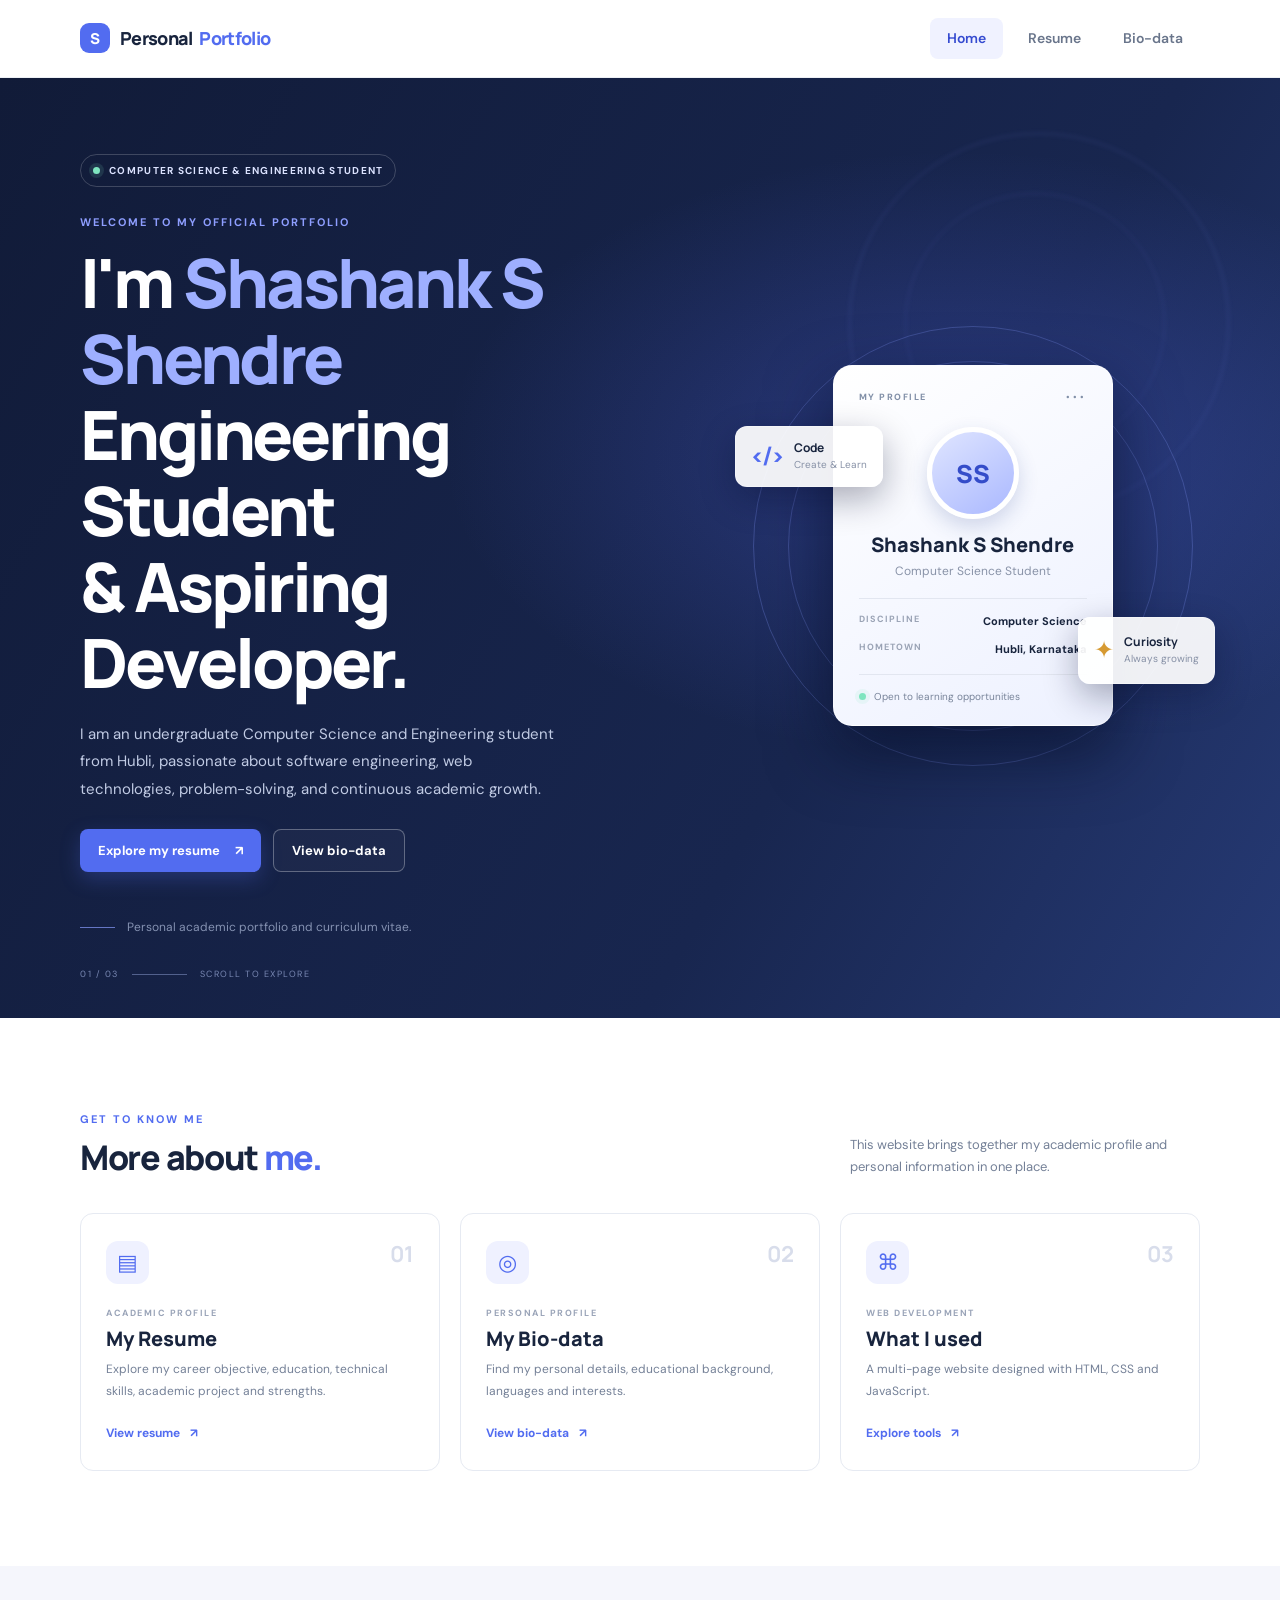
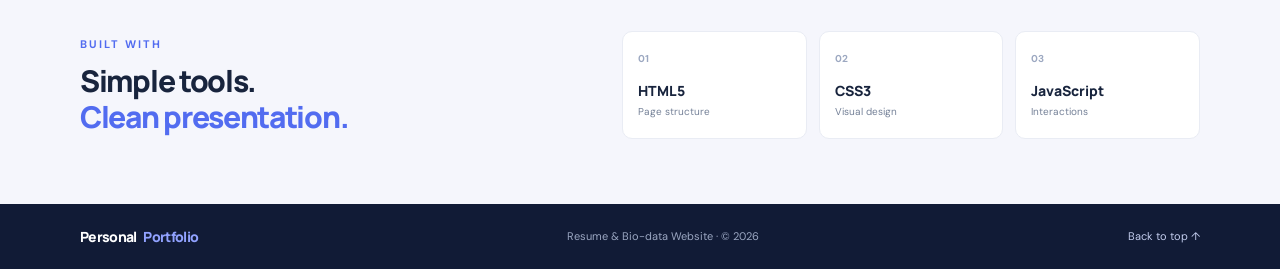
<file: index.html>
<!DOCTYPE html>
<html lang="en">
<head>
  <meta charset="UTF-8">
  <meta name="viewport" content="width=device-width, initial-scale=1.0">
  <meta name="description" content="Personal portfolio, resume and bio-data website of Shashank S Shendre">
  <title>Shashank S Shendre | Portfolio</title>
  <link rel="stylesheet" href="./style.css">
  <style>
@import url('https://fonts.googleapis.com/css2?family=DM+Sans:wght@400;500;600;700&family=Manrope:wght@400;500;600;700;800&display=swap');
:root{--ink:#18243d;--muted:#748097;--blue:#526cf0;--blue-dark:#354bd0;--pale:#f4f6ff;--line:#e6eaf2;--white:#fff;--mint:#c7f3e7}
*{box-sizing:border-box}
html{scroll-behavior:smooth}
body{margin:0;color:var(--ink);font-family:'DM Sans',Arial,sans-serif;font-size:15px;line-height:1.7;background:#fff}
a{color:inherit;text-decoration:none}
.container{width:min(1120px,90%);margin:0 auto}
.header{height:78px;background:#fff;border-bottom:1px solid #edf0f5;display:flex;align-items:center;position:sticky;top:0;z-index:20}
.nav-container{display:flex;align-items:center;justify-content:space-between}
.brand{font:800 18px 'Manrope',sans-serif;letter-spacing:-.7px;display:flex;align-items:center;gap:7px}
.brand-mark{width:30px;height:30px;border-radius:9px;background:var(--blue);color:white;display:grid;place-items:center;font-size:15px;margin-right:3px}
.brand-accent{color:var(--blue)}
.nav-links{display:flex;align-items:center;gap:8px}
.nav-links a{padding:9px 17px;border-radius:8px;color:#69758b;font-weight:600;font-size:14px;transition:.2s}
.nav-links a:hover,.nav-links a.current{background:#f0f2ff;color:var(--blue-dark)}
.nav-toggle{display:none;border:0;background:none;font-size:25px;color:var(--ink);cursor:pointer}
.hero{position:relative;overflow:hidden;background:#111c3b;color:#fff;min-height:620px;padding:76px 0 35px}
.hero:before{content:"";position:absolute;inset:0;background:radial-gradient(ellipse at 75% 40%,rgba(85,105,240,.32),transparent 38%),linear-gradient(120deg,#111b38,#18264f 65%,#263a75)}
.hero-glow{position:absolute;border-radius:50%;filter:blur(2px);pointer-events:none}
.glow-one{width:380px;height:380px;border:1px solid #7183e944;right:4%;top:55px}
.glow-two{width:260px;height:260px;border:1px solid #7183e933;right:9%;top:115px}
.hero-layout{position:relative;z-index:1;display:grid;grid-template-columns:1.15fr .85fr;align-items:center;gap:50px;min-height:470px}
.pill{display:inline-flex;align-items:center;gap:9px;padding:7px 12px;border:1px solid #ffffff30;border-radius:30px;color:#dce3ff;font-size:10px;font-weight:700;letter-spacing:1.3px}
.status-dot{width:7px;height:7px;border-radius:50%;background:#7ee5bf;display:inline-block;box-shadow:0 0 0 4px #7ee5bf20}
.hero-kicker,.eyebrow{font-size:11px;font-weight:700;letter-spacing:2px;color:#8e9eff;margin:26px 0 12px}
.hero h1{font:800 clamp(43px,5.5vw,68px)/1.12 'Manrope',sans-serif;letter-spacing:-3px;margin:0;color:#fff}
.hero h1 span{color:#9eafff}
.hero-description{max-width:490px;color:#c1cbe4;font-size:15px;line-height:1.85;margin:20px 0 25px}
.hero-buttons{display:flex;gap:12px;flex-wrap:wrap}
.button{display:inline-flex;align-items:center;justify-content:center;gap:15px;border:0;border-radius:8px;padding:12px 18px;font:700 13px 'DM Sans',sans-serif;cursor:pointer;transition:.2s}
.button-primary{background:var(--blue);color:white;box-shadow:0 7px 20px #526cf044}
.button-primary:hover{background:#647cff;transform:translateY(-2px)}
.button-ghost{border:1px solid #ffffff4d;color:#fff;background:#ffffff08}
.button-ghost:hover{background:#ffffff18}
.hero-note{display:flex;align-items:center;gap:12px;color:#8592b2;font-size:12px;margin-top:45px}
.note-line{height:1px;width:35px;background:#6576c4}
.hero-art{position:relative;min-height:420px;display:grid;place-items:center}
.profile-panel{position:relative;z-index:2;width:280px;padding:24px 25px 20px;background:linear-gradient(145deg,#ffffff,#edf1ff);border:1px solid #ffffffa8;border-radius:19px;color:var(--ink);box-shadow:0 25px 65px #050c25a8}
.profile-top{display:flex;justify-content:space-between;color:#8290a8;font-size:9px;font-weight:800;letter-spacing:1.5px}
.three-dots{letter-spacing:3px}
.profile-avatar{width:92px;height:92px;border-radius:50%;margin:22px auto 12px;display:grid;place-items:center;background:linear-gradient(145deg,#dfe5ff,#aab8ff);border:5px solid white;box-shadow:0 8px 20px #263e8830;color:#344cc9;font:800 25px 'Manrope',sans-serif}
.profile-panel h2{text-align:center;margin:0;font:800 20px 'Manrope',sans-serif}
.profile-panel>p{text-align:center;color:#8993a8;margin:3px 0 16px;font-size:12px}
.profile-divider{height:1px;background:#e2e6f0;margin-bottom:13px}
.profile-stat{display:flex;justify-content:space-between;gap:10px;margin:10px 0;font-size:11px}
.profile-stat span{color:#9aa3b5;font-size:9px;letter-spacing:1px;font-weight:700}
.profile-stat strong{font-weight:700}
.profile-footer{border-top:1px solid #e2e6f0;padding-top:13px;margin-top:15px;font-size:10px;color:#78849a;display:flex;align-items:center;gap:8px}
.float-card{position:absolute;z-index:3;display:flex;align-items:center;gap:10px;padding:12px 15px;border:1px solid #ffffff50;border-radius:12px;background:#ffffffed;color:var(--ink);box-shadow:0 12px 35px #060d2a55}
.float-card strong,.float-card small{display:block}
.float-card strong{font:700 12px 'Manrope',sans-serif}
.float-card small{font-size:10px;color:#8791a6}
.code-symbol{font-weight:800;color:var(--blue);font-size:21px}
.float-code{left:-10px;top:90px}.float-star{right:-15px;bottom:72px}.float-star>span{font-size:24px;color:#d69a32}
.art-orbit{position:absolute;border:1px solid #7d91f04a;border-radius:50%}
.orbit-a{width:370px;height:370px}.orbit-b{width:440px;height:440px}
.hero-bottom{position:relative;z-index:1;display:flex;align-items:center;gap:13px;color:#7887b2;font-size:9px;letter-spacing:1.5px;margin-top:30px}
.hero-bottom-line{height:1px;background:#52618d;width:55px}
.section{padding-top:92px;padding-bottom:95px}
.section-heading{display:flex;justify-content:space-between;align-items:end;margin-bottom:35px}
.section-heading .eyebrow,.technology-section .eyebrow{margin:0 0 9px;color:var(--blue)}
.section-heading h2,.technology-section h2{font:800 34px/1.2 'Manrope',sans-serif;letter-spacing:-1.3px;margin:0}
.section-heading h2 span,.technology-section h2 span{color:var(--blue)}
.section-intro{max-width:350px;color:var(--muted);margin:0;font-size:13px}
.cards-grid{display:grid;grid-template-columns:repeat(3,1fr);gap:20px}
.info-card{position:relative;overflow:hidden;border:1px solid var(--line);border-radius:13px;padding:27px 25px 25px;min-height:255px;background:#fff;transition:.25s}
.info-card:hover{transform:translateY(-5px);box-shadow:0 17px 38px #17244a12;border-color:#d4dcff}
.card-icon{width:43px;height:43px;border-radius:12px;background:#eff1ff;color:var(--blue);display:grid;place-items:center;font-size:22px}
.card-number{position:absolute;right:25px;top:25px;color:#d8ddeb;font:700 22px 'Manrope',sans-serif}
.card-label{font-size:9px;letter-spacing:1.5px;color:#9aa4b8;font-weight:700;margin:22px 0 4px}
.info-card h3{font:800 20px 'Manrope',sans-serif;margin:0 0 7px}
.info-card>p:not(.card-label){color:var(--muted);font-size:12px;line-height:1.8;margin:0 0 17px}
.arrow-link{font-size:12px;color:var(--blue);font-weight:700}
.arrow-link span{margin-left:7px}
.technology-section{background:#f5f6fc;padding:65px 0}
.tech-layout{display:grid;grid-template-columns:1fr 1.2fr;gap:60px;align-items:center}
.technology-section h2{font-size:30px}
.tech-list{display:grid;grid-template-columns:repeat(3,1fr);gap:12px}
.tech-list>div{background:#fff;border:1px solid #e9ecf4;border-radius:10px;padding:18px 15px}
.tech-list b,.tech-list span,.tech-list small{display:block}
.tech-list b{font-size:10px;color:#9ca8c1;margin-bottom:14px}
.tech-list span{font:800 14px 'Manrope',sans-serif}
.tech-list small{font-size:10px;color:var(--muted);margin-top:3px}
.footer{background:#111b36;color:#9ba7c2;padding:23px 0}
.footer-inner{display:flex;align-items:center;justify-content:space-between;gap:15px}
.footer-brand{color:#fff;font-size:14px}.footer-brand .brand-accent{color:#91a2ff}.footer-brand .brand-mark{display:none}
.footer p{font-size:11px;margin:0}
.back-top{font-size:11px;color:#c2cced}
.page-banner{background:linear-gradient(115deg,#121d3b,#24386f);padding:65px 0 60px;color:#fff}
.page-banner .eyebrow{margin:0 0 12px}
.page-banner h1{font:800 clamp(40px,5vw,56px)/1.1 'Manrope',sans-serif;letter-spacing:-2px;margin:0}
.page-banner h1 span{color:#9eafff}
.page-banner>div>p:not(.eyebrow){color:#c1cbe4;margin:10px 0 20px}
.print-button{padding:10px 16px;font-size:12px}
.document-wrap{padding-top:55px;padding-bottom:80px}
.resume-document{max-width:950px;margin:auto;border:1px solid var(--line);box-shadow:0 15px 50px #17244a0b;padding:45px 50px;background:#fff}
.resume-heading{display:flex;align-items:center;justify-content:space-between;border-bottom:2px solid var(--ink);padding-bottom:22px}
.resume-heading .eyebrow{margin:0 0 5px;color:var(--blue)}
.resume-heading h2{font:800 32px 'Manrope',sans-serif;margin:0;letter-spacing:-1px}
.resume-role{color:var(--muted);margin:3px 0 0;font-size:13px}
.resume-monogram{width:68px;height:68px;border-radius:16px;background:#eef0ff;color:var(--blue);display:grid;place-items:center;font:800 22px 'Manrope',sans-serif}
.contact-strip{display:flex;gap:20px;flex-wrap:wrap;padding:13px 0;border-bottom:1px solid var(--line);font-size:11px;color:#64718a}
.resume-columns{display:grid;grid-template-columns:1.65fr .8fr;gap:35px;padding-top:14px}
.doc-section{padding:16px 0;border-bottom:1px solid var(--line)}
.doc-section h3{font:800 14px 'Manrope',sans-serif;margin:0 0 12px;display:flex;align-items:center;gap:10px}
.doc-section h3 span{font-size:10px;color:var(--blue);background:#eef0ff;padding:5px 7px;border-radius:5px}
.doc-section p{font-size:12px;color:#66728a;margin:5px 0;line-height:1.8}
.doc-section h4{font:700 12px 'Manrope',sans-serif;margin:0}
.timeline-item{position:relative;padding:0 0 16px 20px;border-left:1px solid #dce2f3;margin-left:5px}
.timeline-item:last-child{padding-bottom:0}
.timeline-dot{position:absolute;left:-5px;top:4px;width:9px;height:9px;background:var(--blue);border:2px solid white;border-radius:50%;box-shadow:0 0 0 1px var(--blue)}
.timeline-item h4{font-size:12px}
.timeline-item .institution{margin:1px 0;color:#65718a}
.timeline-item .date-line{font-size:10px;color:#929cb0;margin:0}
.timeline-item .date-line b{color:var(--blue);padding:0 4px}
.strength-list{display:flex;gap:7px;flex-wrap:wrap}
.strength-list span,.interest-tags span{font-size:10px;background:#f0f2ff;color:#4b5ed0;border-radius:5px;padding:6px 9px}
.resume-side{background:#f7f8fc;border-radius:9px;padding:20px 18px;height:max-content}
.side-section{padding-bottom:20px;margin-bottom:18px;border-bottom:1px solid #e5e9f1}
.side-section:last-child{border:0;margin:0;padding:0}
.side-section h3,.bio-block h3{font:800 13px 'Manrope',sans-serif;margin:0 0 15px}
.skill-name{font-size:10px;font-weight:600;margin:12px 0 5px}
.skill-track{height:5px;border-radius:5px;background:#e3e7f2;overflow:hidden}
.skill-track i{height:100%;display:block;background:var(--blue);border-radius:5px}
.skill-note{display:block;font-size:9px;color:#929cb0;margin-top:12px}
.side-section ul{padding-left:16px;margin:0;color:#65718a;font-size:11px;line-height:2}
.side-section>p:not(.skill-name){font-size:11px;color:#65718a}
.resume-declaration{display:flex;justify-content:space-between;gap:20px;align-items:end;border-top:1px solid var(--line);padding-top:20px;margin-top:20px}
.resume-declaration h3{font:800 13px 'Manrope',sans-serif;margin:0 0 5px}
.resume-declaration p{font-size:11px;color:#69758b;margin:0}
.sign-name{font:700 13px 'Manrope',sans-serif;text-align:center;min-width:115px}
.sign-name small{display:block;font:400 9px 'DM Sans',sans-serif;color:#929cb0}
.bio-layout{display:grid;grid-template-columns:285px 1fr;gap:35px;padding-top:55px;padding-bottom:80px;align-items:start}
.bio-sidebar{background:#172344;color:#fff;border-radius:13px;padding:30px 25px;box-shadow:0 15px 35px #17244a18}
.bio-avatar{width:100px;height:100px;border-radius:50%;margin:0 auto 15px;display:grid;place-items:center;background:linear-gradient(145deg,#aebaff,#e4e8ff);border:5px solid #ffffff28;color:#354bd0;font:800 26px 'Manrope',sans-serif}
.bio-sidebar h2{text-align:center;font:800 20px 'Manrope',sans-serif;margin:0}
.bio-role{text-align:center;color:#aab7db;font-size:11px;margin:3px 0 22px}
.bio-side-line{height:1px;background:#ffffff24;margin:20px 0}
.side-caption{font-size:9px;letter-spacing:1.5px;color:#91a4e8;font-weight:700;margin:0 0 14px}
.contact-item{font-size:11px;color:#d9e0f6;margin:12px 0;overflow-wrap:anywhere}
.contact-item b{display:block;font-size:8px;letter-spacing:1.3px;color:#8595c2;margin-bottom:3px}
.interest-tags{display:flex;gap:6px;flex-wrap:wrap}
.interest-tags span{background:#ffffff12;color:#dce4ff;border:1px solid #ffffff18}
.bio-details{border:1px solid var(--line);border-radius:13px;padding:30px 35px}
.bio-block{padding:0 0 25px;margin-bottom:25px;border-bottom:1px solid var(--line)}
.bio-block:last-child{border:0;margin:0;padding:0}
.bio-block .eyebrow{margin:0 0 7px;color:var(--blue)}
.bio-block>h2{font:800 25px 'Manrope',sans-serif;margin:0 0 10px}
.bio-block>h2 span{color:var(--blue)}
.bio-intro,.bio-block>p:not(.eyebrow){font-size:12px;color:#6d7890;line-height:1.9;margin:0}
.bio-grid{display:grid;grid-template-columns:1fr 1fr;gap:0 25px}
.bio-field{padding:13px 0;border-bottom:1px solid #edf0f5;display:flex;flex-direction:column;gap:4px}
.bio-field small{font-size:8px;letter-spacing:1.2px;color:#98a2b5;font-weight:700}
.bio-field strong{font-size:12px;font-weight:600;overflow-wrap:anywhere}
.bio-field.wide{grid-column:1/-1}
.education-highlight{display:flex;align-items:center;gap:13px;background:#f5f6ff;border-radius:9px;padding:14px}
.education-icon{width:37px;height:37px;border-radius:9px;background:#e4e8ff;color:var(--blue);display:grid;place-items:center;font-size:18px}
.education-highlight strong{font:700 12px 'Manrope',sans-serif}
.education-highlight p,.education-note{font-size:10px;color:#7c879d;margin:3px 0 0}
.education-note{margin-top:10px;font-size:11px}
.bio-signature{display:flex;justify-content:space-between;align-items:end;margin-top:20px;font-size:10px;color:#79849a}
.bio-signature strong{text-align:center;color:var(--ink);font:700 12px 'Manrope',sans-serif}
.bio-signature small{display:block;color:#9aa4b6;font:400 9px 'DM Sans',sans-serif}
@media(max-width:800px){
 .hero-layout{grid-template-columns:1fr;gap:15px}.hero{padding-top:55px}.hero-art{min-height:390px}.hero-note{margin-top:28px}
 .section-heading{display:block}.section-intro{margin-top:12px}.cards-grid{grid-template-columns:1fr 1fr}
 .tech-layout{grid-template-columns:1fr;gap:25px}.bio-layout{grid-template-columns:1fr}.bio-sidebar{max-width:none}
}
@media(max-width:600px){
 .header{height:68px}.nav-toggle{display:block}.nav-links{display:none;position:absolute;top:68px;left:0;right:0;background:white;padding:12px 5%;border-bottom:1px solid var(--line);box-shadow:0 10px 20px #17244a0d;flex-direction:column;align-items:stretch}
 .nav-links.open{display:flex}.nav-links a{padding:12px}
 .hero{padding-top:45px;min-height:auto}.hero h1{font-size:44px;letter-spacing:-2px}.hero-layout{min-height:0}.hero-art{min-height:350px}.profile-panel{width:250px}.orbit-a{width:310px;height:310px}.orbit-b{width:360px;height:360px}.float-code{left:0;top:50px}.float-star{right:0;bottom:45px}
 .hero-bottom{margin-top:20px}.section{padding-top:65px;padding-bottom:65px}.section-heading h2,.technology-section h2{font-size:29px}
 .cards-grid{grid-template-columns:1fr}.tech-list{grid-template-columns:1fr}.tech-list>div{display:grid;grid-template-columns:35px 1fr;align-items:center}.tech-list b{grid-row:span 2;margin:0}.tech-list small{margin:0}
 .footer-inner{flex-direction:column;align-items:flex-start}.page-banner{padding:48px 0}.document-wrap{padding-top:30px}.resume-document{padding:25px 18px}.resume-columns{grid-template-columns:1fr;gap:15px}.contact-strip{gap:8px 15px}.resume-declaration{align-items:start;flex-direction:column}.bio-layout{padding-top:30px}.bio-details{padding:23px 18px}.bio-grid{grid-template-columns:1fr}.bio-field.wide{grid-column:auto}
}
@media print{
 .header,.footer,.print-button,.nav-toggle{display:none!important}
 body{background:white;color:#111}.page-banner{background:white;color:#111;padding:0 0 20px}.page-banner h1{color:#111;font-size:28px}.page-banner h1 span{color:#333}.page-banner>div>p:not(.eyebrow){color:#555}
 .document-wrap,.bio-layout{padding:0;width:100%}.resume-document,.bio-details{box-shadow:none;border:0;padding:0}.resume-side,.bio-sidebar{print-color-adjust:exact;-webkit-print-color-adjust:exact}
 .bio-layout{grid-template-columns:230px 1fr;gap:18px}.bio-sidebar{print-color-adjust:exact;-webkit-print-color-adjust:exact}
}
  </style>
</head>
<body>
<header class="header">
  <div class="container nav-container">
    <a class="brand" href="index.html"><span class="brand-mark">S</span> Personal<span class="brand-accent">Portfolio</span></a>
    <button class="nav-toggle" id="navToggle" aria-label="Open navigation" aria-expanded="false">☰</button>
    <nav class="nav-links" id="navLinks">
      <a class="current" href="index.html">Home</a>
      <a href="resume.html">Resume</a>
      <a href="biodata.html">Bio-data</a>
    </nav>
  </div>
</header>

<main>
  <section class="hero">
    <div class="hero-glow glow-one"></div><div class="hero-glow glow-two"></div>
    <div class="container hero-layout">
      <div class="hero-copy">
        <div class="pill"><span class="status-dot"></span> COMPUTER SCIENCE &amp; ENGINEERING STUDENT</div>
        <p class="hero-kicker">WELCOME TO MY OFFICIAL PORTFOLIO</p>
        <h1>I'm <span>Shashank S Shendre</span><br>Engineering Student<br>&amp; Aspiring Developer.</h1>
        <p class="hero-description">I am an undergraduate Computer Science and Engineering student from Hubli, passionate about software engineering, web technologies, problem-solving, and continuous academic growth.</p>
        <div class="hero-buttons">
          <a class="button button-primary" href="resume.html">Explore my resume <span>↗</span></a>
          <a class="button button-ghost" href="biodata.html">View bio-data</a>
        </div>
        <div class="hero-note"><span class="note-line"></span> Personal academic portfolio and curriculum vitae.</div>
      </div>
      <div class="hero-art">
        <div class="art-orbit orbit-a"></div><div class="art-orbit orbit-b"></div>
        <div class="profile-panel">
          <div class="profile-top"><span>MY PROFILE</span><span class="three-dots">•••</span></div>
          <div class="profile-avatar">SS</div>
          <h2>Shashank S Shendre</h2>
          <p>Computer Science Student</p>
          <div class="profile-divider"></div>
          <div class="profile-stat"><span>DISCIPLINE</span><strong>Computer Science</strong></div>
          <div class="profile-stat"><span>HOMETOWN</span><strong>Hubli, Karnataka</strong></div>
          <div class="profile-footer"><span class="status-dot"></span> Open to learning opportunities</div>
        </div>
        <div class="float-card float-code"><span class="code-symbol">&lt;/&gt;</span><div><strong>Code</strong><small>Create &amp; Learn</small></div></div>
        <div class="float-card float-star"><span>✦</span><div><strong>Curiosity</strong><small>Always growing</small></div></div>
      </div>
    </div>
    <div class="hero-bottom container"><span>01 / 03</span><span class="hero-bottom-line"></span><span>SCROLL TO EXPLORE</span></div>
  </section>

  <section class="section container">
    <div class="section-heading">
      <div><p class="eyebrow">GET TO KNOW ME</p><h2>More about <span>me.</span></h2></div>
      <p class="section-intro">This website brings together my academic profile and personal information in one place.</p>
    </div>
    <div class="cards-grid">
      <article class="info-card resume-card">
        <div class="card-icon">▤</div><span class="card-number">01</span>
        <p class="card-label">ACADEMIC PROFILE</p><h3>My Resume</h3>
        <p>Explore my career objective, education, technical skills, academic project and strengths.</p>
        <a class="arrow-link" href="resume.html">View resume <span>↗</span></a>
      </article>
      <article class="info-card bio-card">
        <div class="card-icon">◎</div><span class="card-number">02</span>
        <p class="card-label">PERSONAL PROFILE</p><h3>My Bio-data</h3>
        <p>Find my personal details, educational background, languages and interests.</p>
        <a class="arrow-link" href="biodata.html">View bio-data <span>↗</span></a>
      </article>
      <article class="info-card tech-card">
        <div class="card-icon">⌘</div><span class="card-number">03</span>
        <p class="card-label">WEB DEVELOPMENT</p><h3>What I used</h3>
        <p>A multi-page website designed with HTML, CSS and JavaScript.</p>
        <a class="arrow-link" href="#technologies">Explore tools <span>↗</span></a>
      </article>
    </div>
  </section>

  <section class="technology-section" id="technologies">
    <div class="container tech-layout">
      <div><p class="eyebrow">BUILT WITH</p><h2>Simple tools.<br><span>Clean presentation.</span></h2></div>
      <div class="tech-list"><div><b>01</b><span>HTML5</span><small>Page structure</small></div><div><b>02</b><span>CSS3</span><small>Visual design</small></div><div><b>03</b><span>JavaScript</span><small>Interactions</small></div></div>
    </div>
  </section>
</main>

<footer class="footer"><div class="container footer-inner"><a class="brand footer-brand" href="index.html">Personal<span class="brand-accent">Portfolio</span></a><p>Resume &amp; Bio-data Website · © <span id="year"></span></p><a href="#top" class="back-top">Back to top ↑</a></div></footer>
<script src="./script.js"></script>
</body>
</html>
</file>
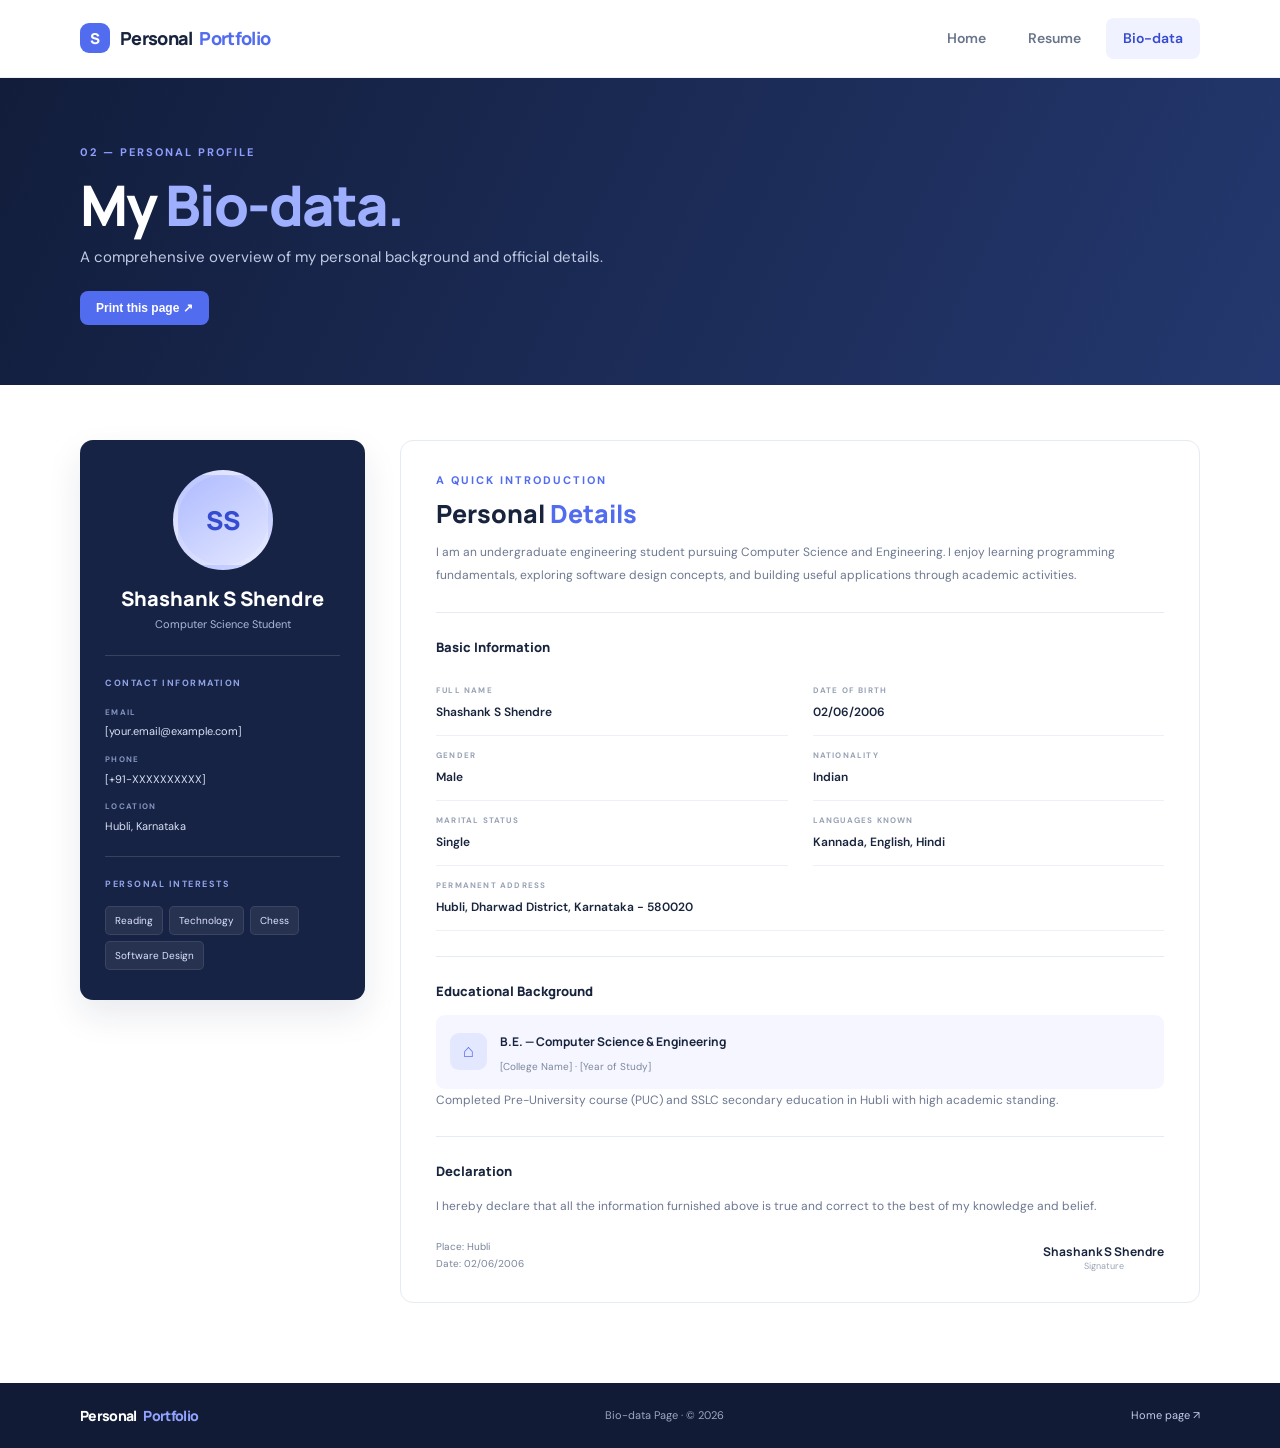
<file: biodata.html>
<!DOCTYPE html>
<html lang="en">
<head>
  <meta charset="UTF-8">
  <meta name="viewport" content="width=device-width, initial-scale=1.0">
  <title>Shashank S Shendre | Bio-data</title>
  <link rel="stylesheet" href="./style.css">
  <style>
@import url('https://fonts.googleapis.com/css2?family=DM+Sans:wght@400;500;600;700&family=Manrope:wght@400;500;600;700;800&display=swap');
:root{--ink:#18243d;--muted:#748097;--blue:#526cf0;--blue-dark:#354bd0;--pale:#f4f6ff;--line:#e6eaf2;--white:#fff;--mint:#c7f3e7}
*{box-sizing:border-box}
html{scroll-behavior:smooth}
body{margin:0;color:var(--ink);font-family:'DM Sans',Arial,sans-serif;font-size:15px;line-height:1.7;background:#fff}
a{color:inherit;text-decoration:none}
.container{width:min(1120px,90%);margin:0 auto}
.header{height:78px;background:#fff;border-bottom:1px solid #edf0f5;display:flex;align-items:center;position:sticky;top:0;z-index:20}
.nav-container{display:flex;align-items:center;justify-content:space-between}
.brand{font:800 18px 'Manrope',sans-serif;letter-spacing:-.7px;display:flex;align-items:center;gap:7px}
.brand-mark{width:30px;height:30px;border-radius:9px;background:var(--blue);color:white;display:grid;place-items:center;font-size:15px;margin-right:3px}
.brand-accent{color:var(--blue)}
.nav-links{display:flex;align-items:center;gap:8px}
.nav-links a{padding:9px 17px;border-radius:8px;color:#69758b;font-weight:600;font-size:14px;transition:.2s}
.nav-links a:hover,.nav-links a.current{background:#f0f2ff;color:var(--blue-dark)}
.nav-toggle{display:none;border:0;background:none;font-size:25px;color:var(--ink);cursor:pointer}
.page-banner{background:linear-gradient(115deg,#121d3b,#24386f);padding:65px 0 60px;color:#fff}
.page-banner .eyebrow{margin:0 0 12px;font-size:11px;font-weight:700;letter-spacing:2px;color:#8e9eff}
.page-banner h1{font:800 clamp(40px,5vw,56px)/1.1 'Manrope',sans-serif;letter-spacing:-2px;margin:0}
.page-banner h1 span{color:#9eafff}
.page-banner>div>p:not(.eyebrow){color:#c1cbe4;margin:10px 0 20px}
.print-button{padding:10px 16px;font-size:12px;background:var(--blue);color:white;border:0;border-radius:8px;font-weight:700;cursor:pointer}
.print-button:hover{background:#647cff}
.bio-layout{display:grid;grid-template-columns:285px 1fr;gap:35px;padding-top:55px;padding-bottom:80px;align-items:start}
.bio-sidebar{background:#172344;color:#fff;border-radius:13px;padding:30px 25px;box-shadow:0 15px 35px #17244a18}
.bio-avatar{width:100px;height:100px;border-radius:50%;margin:0 auto 15px;display:grid;place-items:center;background:linear-gradient(145deg,#aebaff,#e4e8ff);border:5px solid #ffffff28;color:#354bd0;font:800 26px 'Manrope',sans-serif}
.bio-sidebar h2{text-align:center;font:800 20px 'Manrope',sans-serif;margin:0}
.bio-role{text-align:center;color:#aab7db;font-size:11px;margin:3px 0 22px}
.bio-side-line{height:1px;background:#ffffff24;margin:20px 0}
.side-caption{font-size:9px;letter-spacing:1.5px;color:#91a4e8;font-weight:700;margin:0 0 14px}
.contact-item{font-size:11px;color:#d9e0f6;margin:12px 0;overflow-wrap:anywhere}
.contact-item b{display:block;font-size:8px;letter-spacing:1.3px;color:#8595c2;margin-bottom:3px}
.interest-tags{display:flex;gap:6px;flex-wrap:wrap}
.interest-tags span{background:#ffffff12;color:#dce4ff;border:1px solid #ffffff18;border-radius:5px;padding:5px 9px;font-size:10px}
.bio-details{border:1px solid var(--line);border-radius:13px;padding:30px 35px}
.bio-block{padding:0 0 25px;margin-bottom:25px;border-bottom:1px solid var(--line)}
.bio-block:last-child{border:0;margin:0;padding:0}
.bio-block .eyebrow{margin:0 0 7px;color:var(--blue);font-size:11px;font-weight:700;letter-spacing:2px}
.bio-block>h2{font:800 25px 'Manrope',sans-serif;margin:0 0 10px}
.bio-block>h2 span{color:var(--blue)}
.bio-intro,.bio-block>p:not(.eyebrow){font-size:12px;color:#6d7890;line-height:1.9;margin:0}
.bio-grid{display:grid;grid-template-columns:1fr 1fr;gap:0 25px}
.bio-field{padding:13px 0;border-bottom:1px solid #edf0f5;display:flex;flex-direction:column;gap:4px}
.bio-field small{font-size:8px;letter-spacing:1.2px;color:#98a2b5;font-weight:700}
.bio-field strong{font-size:12px;font-weight:600;overflow-wrap:anywhere}
.bio-field.wide{grid-column:1/-1}
.education-highlight{display:flex;align-items:center;gap:13px;background:#f5f6ff;border-radius:9px;padding:14px}
.education-icon{width:37px;height:37px;border-radius:9px;background:#e4e8ff;color:var(--blue);display:grid;place-items:center;font-size:18px}
.education-highlight strong{font:700 12px 'Manrope',sans-serif}
.education-highlight p,.education-note{font-size:10px;color:#7c879d;margin:3px 0 0}
.education-note{margin-top:10px;font-size:11px}
.bio-signature{display:flex;justify-content:space-between;align-items:end;margin-top:20px;font-size:10px;color:#79849a}
.bio-signature strong{text-align:center;color:var(--ink);font:700 12px 'Manrope',sans-serif}
.bio-signature small{display:block;color:#9aa4b6;font:400 9px 'DM Sans',sans-serif}
.footer{background:#111b36;color:#9ba7c2;padding:23px 0}
.footer-inner{display:flex;align-items:center;justify-content:space-between;gap:15px}
.footer-brand{color:#fff;font-size:14px}.footer-brand .brand-accent{color:#91a2ff}.footer-brand .brand-mark{display:none}
.footer p{font-size:11px;margin:0}
.back-top{font-size:11px;color:#c2cced}
@media(max-width:800px){
 .bio-layout{grid-template-columns:1fr}.bio-sidebar{max-width:none}
}
@media(max-width:600px){
 .header{height:68px}.nav-toggle{display:block}.nav-links{display:none;position:absolute;top:68px;left:0;right:0;background:white;padding:12px 5%;border-bottom:1px solid var(--line);box-shadow:0 10px 20px #17244a0d;flex-direction:column;align-items:stretch}
 .nav-links.open{display:flex}.nav-links a{padding:12px}
 .page-banner{padding:48px 0}.bio-layout{padding-top:30px}.bio-details{padding:23px 18px}.bio-grid{grid-template-columns:1fr}.bio-field.wide{grid-column:auto}
}
@media print{
 .header,.footer,.print-button,.nav-toggle{display:none!important}
 body{background:white;color:#111}.page-banner{background:white;color:#111;padding:0 0 20px}.page-banner h1{color:#111;font-size:28px}.page-banner h1 span{color:#333}.page-banner>div>p:not(.eyebrow){color:#555}
 .document-wrap,.bio-layout{padding:0;width:100%}.bio-details{box-shadow:none;border:0;padding:0}.bio-sidebar{print-color-adjust:exact;-webkit-print-color-adjust:exact}
}
  </style>
</head>
<body>
<header class="header"><div class="container nav-container">
  <a class="brand" href="index.html"><span class="brand-mark">S</span> Personal<span class="brand-accent">Portfolio</span></a>
  <button class="nav-toggle" id="navToggle" aria-label="Open navigation" aria-expanded="false">☰</button>
  <nav class="nav-links" id="navLinks"><a href="index.html">Home</a><a href="resume.html">Resume</a><a class="current" href="biodata.html">Bio-data</a></nav>
</div></header>
<main>
  <section class="page-banner"><div class="container"><p class="eyebrow">02 — PERSONAL PROFILE</p><h1>My <span>Bio-data.</span></h1><p>A comprehensive overview of my personal background and official details.</p><button class="print-button" onclick="window.print()">Print this page ↗</button></div></section>
  <section class="container bio-layout">
    <aside class="bio-sidebar">
      <div class="bio-avatar">SS</div><h2>Shashank S Shendre</h2><p class="bio-role">Computer Science Student</p>
      <div class="bio-side-line"></div>
      <p class="side-caption">CONTACT INFORMATION</p>
      <p class="contact-item"><b>EMAIL</b>[your.email@example.com]</p>
      <p class="contact-item"><b>PHONE</b>[+91-XXXXXXXXXX]</p>
      <p class="contact-item"><b>LOCATION</b>Hubli, Karnataka</p>
      <div class="bio-side-line"></div><p class="side-caption">PERSONAL INTERESTS</p><div class="interest-tags"><span>Reading</span><span>Technology</span><span>Chess</span><span>Software Design</span></div>
    </aside>
    <div class="bio-details">
      <section class="bio-block"><p class="eyebrow">A QUICK INTRODUCTION</p><h2>Personal <span>Details</span></h2><p class="bio-intro">I am an undergraduate engineering student pursuing Computer Science and Engineering. I enjoy learning programming fundamentals, exploring software design concepts, and building useful applications through academic activities.</p></section>
      <section class="bio-block"><h3>Basic Information</h3><div class="bio-grid">
        <div class="bio-field"><small>FULL NAME</small><strong>Shashank S Shendre</strong></div><div class="bio-field"><small>DATE OF BIRTH</small><strong>02/06/2006</strong></div>
        <div class="bio-field"><small>GENDER</small><strong>Male</strong></div><div class="bio-field"><small>NATIONALITY</small><strong>Indian</strong></div>
        <div class="bio-field"><small>MARITAL STATUS</small><strong>Single</strong></div><div class="bio-field"><small>LANGUAGES KNOWN</small><strong>Kannada, English, Hindi</strong></div>
        <div class="bio-field wide"><small>PERMANENT ADDRESS</small><strong>Hubli, Dharwad District, Karnataka - 580020</strong></div>
      </div></section>
      <section class="bio-block"><h3>Educational Background</h3><div class="education-highlight"><span class="education-icon">⌂</span><div><strong>B.E. — Computer Science &amp; Engineering</strong><p>[College Name] · [Year of Study]</p></div></div><p class="education-note">Completed Pre-University course (PUC) and SSLC secondary education in Hubli with high academic standing.</p></section>
      <section class="bio-block"><h3>Declaration</h3><p>I hereby declare that all the information furnished above is true and correct to the best of my knowledge and belief.</p><div class="bio-signature"><span>Place: Hubli<br>Date: 02/06/2006</span><strong>Shashank S Shendre<small>Signature</small></strong></div></section>
    </div>
  </section>
</main>
<footer class="footer"><div class="container footer-inner"><a class="brand footer-brand" href="index.html">Personal<span class="brand-accent">Portfolio</span></a><p>Bio-data Page · © <span id="year"></span></p><a href="index.html" class="back-top">Home page ↗</a></div></footer>
<script src="./script.js"></script>
</body>
</html>
</file>
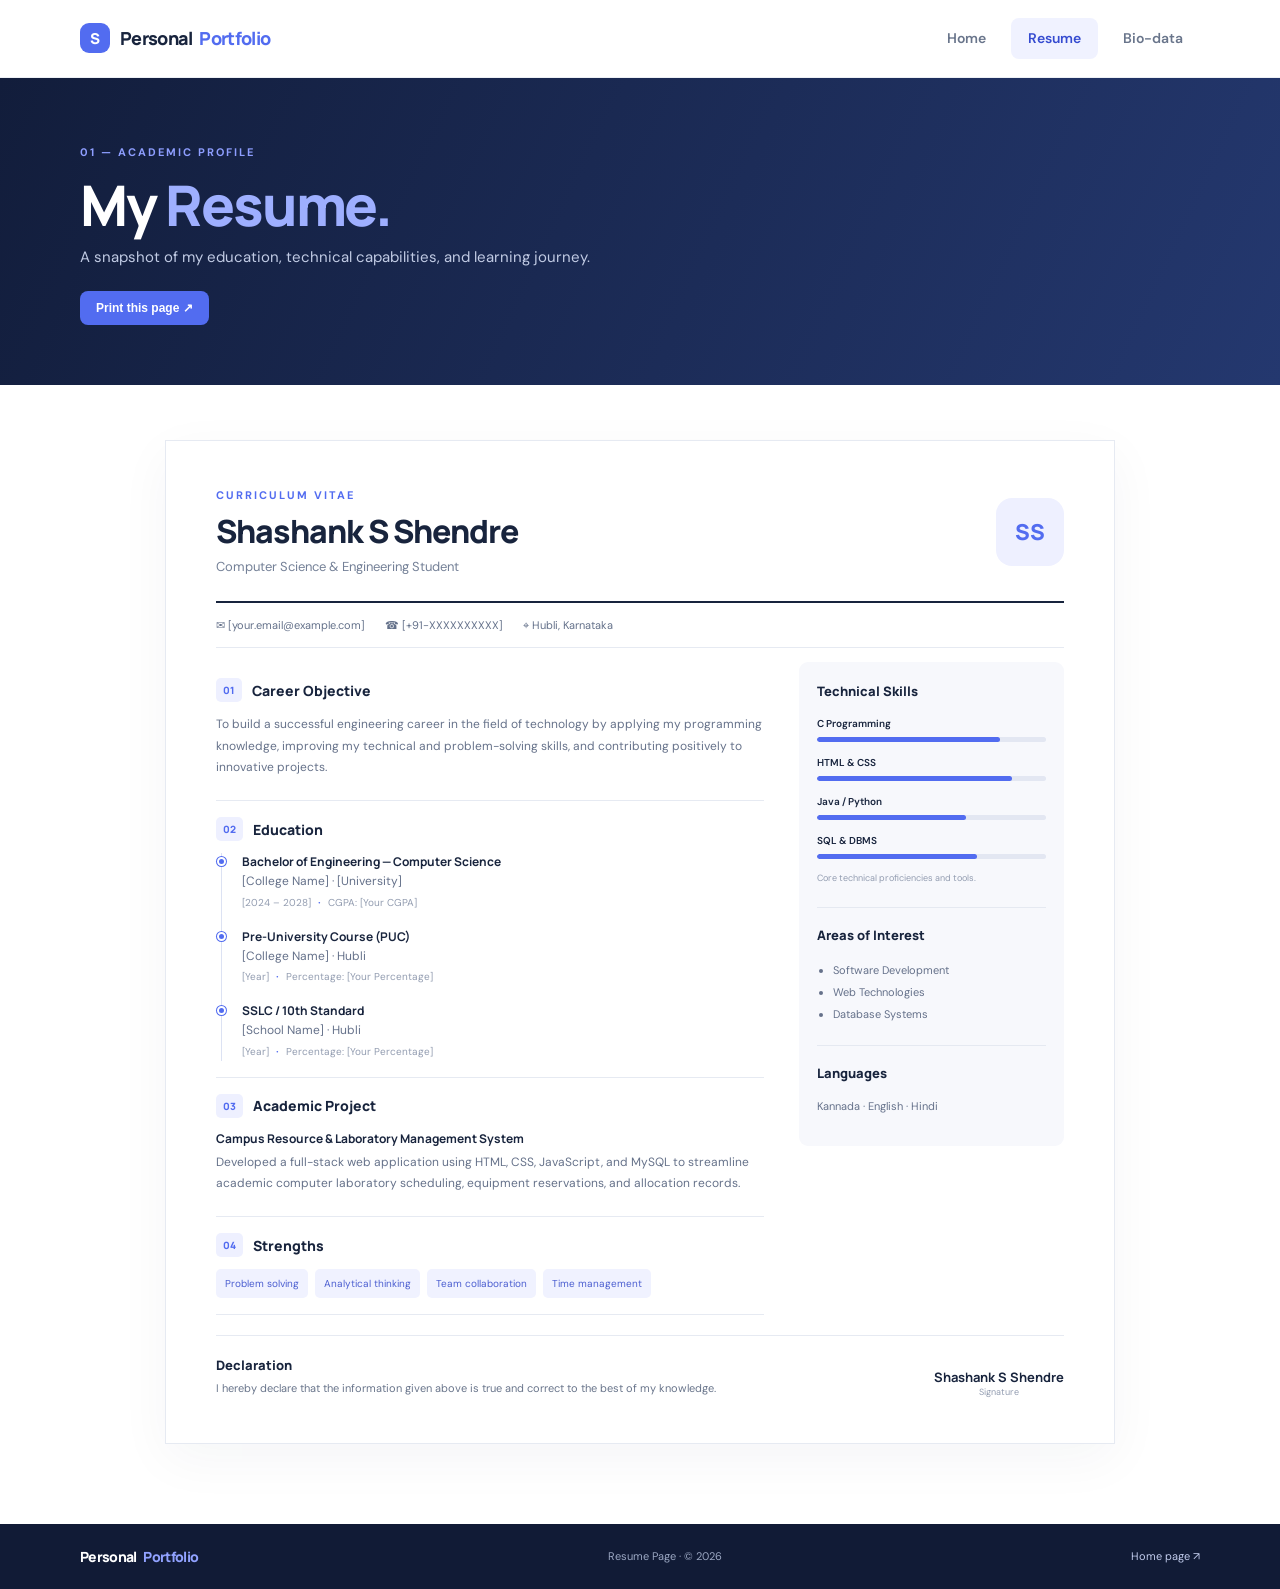
<file: resume.html>
<!DOCTYPE html>
<html lang="en">
<head>
  <meta charset="UTF-8">
  <meta name="viewport" content="width=device-width, initial-scale=1.0">
  <title>Shashank S Shendre | Resume</title>
  <link rel="stylesheet" href="./style.css">
  <style>
@import url('https://fonts.googleapis.com/css2?family=DM+Sans:wght@400;500;600;700&family=Manrope:wght@400;500;600;700;800&display=swap');
:root{--ink:#18243d;--muted:#748097;--blue:#526cf0;--blue-dark:#354bd0;--pale:#f4f6ff;--line:#e6eaf2;--white:#fff;--mint:#c7f3e7}
*{box-sizing:border-box}
html{scroll-behavior:smooth}
body{margin:0;color:var(--ink);font-family:'DM Sans',Arial,sans-serif;font-size:15px;line-height:1.7;background:#fff}
a{color:inherit;text-decoration:none}
.container{width:min(1120px,90%);margin:0 auto}
.header{height:78px;background:#fff;border-bottom:1px solid #edf0f5;display:flex;align-items:center;position:sticky;top:0;z-index:20}
.nav-container{display:flex;align-items:center;justify-content:space-between}
.brand{font:800 18px 'Manrope',sans-serif;letter-spacing:-.7px;display:flex;align-items:center;gap:7px}
.brand-mark{width:30px;height:30px;border-radius:9px;background:var(--blue);color:white;display:grid;place-items:center;font-size:15px;margin-right:3px}
.brand-accent{color:var(--blue)}
.nav-links{display:flex;align-items:center;gap:8px}
.nav-links a{padding:9px 17px;border-radius:8px;color:#69758b;font-weight:600;font-size:14px;transition:.2s}
.nav-links a:hover,.nav-links a.current{background:#f0f2ff;color:var(--blue-dark)}
.nav-toggle{display:none;border:0;background:none;font-size:25px;color:var(--ink);cursor:pointer}
.page-banner{background:linear-gradient(115deg,#121d3b,#24386f);padding:65px 0 60px;color:#fff}
.page-banner .eyebrow{margin:0 0 12px;font-size:11px;font-weight:700;letter-spacing:2px;color:#8e9eff}
.page-banner h1{font:800 clamp(40px,5vw,56px)/1.1 'Manrope',sans-serif;letter-spacing:-2px;margin:0}
.page-banner h1 span{color:#9eafff}
.page-banner>div>p:not(.eyebrow){color:#c1cbe4;margin:10px 0 20px}
.print-button{padding:10px 16px;font-size:12px;background:var(--blue);color:white;border:0;border-radius:8px;font-weight:700;cursor:pointer}
.print-button:hover{background:#647cff}
.document-wrap{padding-top:55px;padding-bottom:80px}
.resume-document{max-width:950px;margin:auto;border:1px solid var(--line);box-shadow:0 15px 50px #17244a0b;padding:45px 50px;background:#fff}
.resume-heading{display:flex;align-items:center;justify-content:space-between;border-bottom:2px solid var(--ink);padding-bottom:22px}
.resume-heading .eyebrow{margin:0 0 5px;color:var(--blue);font-size:11px;font-weight:700;letter-spacing:2px}
.resume-heading h2{font:800 32px 'Manrope',sans-serif;margin:0;letter-spacing:-1px}
.resume-role{color:var(--muted);margin:3px 0 0;font-size:13px}
.resume-monogram{width:68px;height:68px;border-radius:16px;background:#eef0ff;color:var(--blue);display:grid;place-items:center;font:800 22px 'Manrope',sans-serif}
.contact-strip{display:flex;gap:20px;flex-wrap:wrap;padding:13px 0;border-bottom:1px solid var(--line);font-size:11px;color:#64718a}
.resume-columns{display:grid;grid-template-columns:1.65fr .8fr;gap:35px;padding-top:14px}
.doc-section{padding:16px 0;border-bottom:1px solid var(--line)}
.doc-section h3{font:800 14px 'Manrope',sans-serif;margin:0 0 12px;display:flex;align-items:center;gap:10px}
.doc-section h3 span{font-size:10px;color:var(--blue);background:#eef0ff;padding:5px 7px;border-radius:5px}
.doc-section p{font-size:12px;color:#66728a;margin:5px 0;line-height:1.8}
.doc-section h4{font:700 12px 'Manrope',sans-serif;margin:0}
.timeline-item{position:relative;padding:0 0 16px 20px;border-left:1px solid #dce2f3;margin-left:5px}
.timeline-item:last-child{padding-bottom:0}
.timeline-dot{position:absolute;left:-5px;top:4px;width:9px;height:9px;background:var(--blue);border:2px solid white;border-radius:50%;box-shadow:0 0 0 1px var(--blue)}
.timeline-item h4{font-size:12px}
.timeline-item .institution{margin:1px 0;color:#65718a}
.timeline-item .date-line{font-size:10px;color:#929cb0;margin:0}
.timeline-item .date-line b{color:var(--blue);padding:0 4px}
.strength-list{display:flex;gap:7px;flex-wrap:wrap}
.strength-list span,.interest-tags span{font-size:10px;background:#f0f2ff;color:#4b5ed0;border-radius:5px;padding:6px 9px}
.resume-side{background:#f7f8fc;border-radius:9px;padding:20px 18px;height:max-content}
.side-section{padding-bottom:20px;margin-bottom:18px;border-bottom:1px solid #e5e9f1}
.side-section:last-child{border:0;margin:0;padding:0}
.side-section h3,.bio-block h3{font:800 13px 'Manrope',sans-serif;margin:0 0 15px}
.skill-name{font-size:10px;font-weight:600;margin:12px 0 5px}
.skill-track{height:5px;border-radius:5px;background:#e3e7f2;overflow:hidden}
.skill-track i{height:100%;display:block;background:var(--blue);border-radius:5px}
.skill-note{display:block;font-size:9px;color:#929cb0;margin-top:12px}
.side-section ul{padding-left:16px;margin:0;color:#65718a;font-size:11px;line-height:2}
.side-section>p:not(.skill-name){font-size:11px;color:#65718a}
.resume-declaration{display:flex;justify-content:space-between;gap:20px;align-items:end;border-top:1px solid var(--line);padding-top:20px;margin-top:20px}
.resume-declaration h3{font:800 13px 'Manrope',sans-serif;margin:0 0 5px}
.resume-declaration p{font-size:11px;color:#69758b;margin:0}
.sign-name{font:700 13px 'Manrope',sans-serif;text-align:center;min-width:115px}
.sign-name small{display:block;font:400 9px 'DM Sans',sans-serif;color:#929cb0}
.footer{background:#111b36;color:#9ba7c2;padding:23px 0}
.footer-inner{display:flex;align-items:center;justify-content:space-between;gap:15px}
.footer-brand{color:#fff;font-size:14px}.footer-brand .brand-accent{color:#91a2ff}.footer-brand .brand-mark{display:none}
.footer p{font-size:11px;margin:0}
.back-top{font-size:11px;color:#c2cced}
@media(max-width:800px){
 .resume-columns{grid-template-columns:1fr;gap:20px}
}
@media(max-width:600px){
 .header{height:68px}.nav-toggle{display:block}.nav-links{display:none;position:absolute;top:68px;left:0;right:0;background:white;padding:12px 5%;border-bottom:1px solid var(--line);box-shadow:0 10px 20px #17244a0d;flex-direction:column;align-items:stretch}
 .nav-links.open{display:flex}.nav-links a{padding:12px}
 .page-banner{padding:48px 0}.document-wrap{padding-top:30px}.resume-document{padding:25px 18px}.contact-strip{gap:8px 15px}.resume-declaration{align-items:start;flex-direction:column}
}
@media print{
 .header,.footer,.print-button,.nav-toggle{display:none!important}
 body{background:white;color:#111}.page-banner{background:white;color:#111;padding:0 0 20px}.page-banner h1{color:#111;font-size:28px}.page-banner h1 span{color:#333}.page-banner>div>p:not(.eyebrow){color:#555}
 .document-wrap{padding:0;width:100%}.resume-document{box-shadow:none;border:0;padding:0}.resume-side{print-color-adjust:exact;-webkit-print-color-adjust:exact}
}
  </style>
</head>
<body>
<header class="header"><div class="container nav-container">
  <a class="brand" href="index.html"><span class="brand-mark">S</span> Personal<span class="brand-accent">Portfolio</span></a>
  <button class="nav-toggle" id="navToggle" aria-label="Open navigation" aria-expanded="false">☰</button>
  <nav class="nav-links" id="navLinks"><a href="index.html">Home</a><a class="current" href="resume.html">Resume</a><a href="biodata.html">Bio-data</a></nav>
</div></header>
<main>
  <section class="page-banner"><div class="container"><p class="eyebrow">01 — ACADEMIC PROFILE</p><h1>My <span>Resume.</span></h1><p>A snapshot of my education, technical capabilities, and learning journey.</p><button class="print-button" onclick="window.print()">Print this page ↗</button></div></section>
  <section class="container document-wrap">
    <div class="resume-document">
      <div class="resume-heading">
        <div><p class="eyebrow">CURRICULUM VITAE</p><h2>Shashank S Shendre</h2><p class="resume-role">Computer Science &amp; Engineering Student</p></div>
        <div class="resume-monogram">SS</div>
      </div>
      <div class="contact-strip"><span>✉ [your.email@example.com]</span><span>☎ [+91-XXXXXXXXXX]</span><span>⌖ Hubli, Karnataka</span></div>
      <div class="resume-columns">
        <div class="resume-main">
          <section class="doc-section"><h3><span>01</span> Career Objective</h3><p>To build a successful engineering career in the field of technology by applying my programming knowledge, improving my technical and problem-solving skills, and contributing positively to innovative projects.</p></section>
          <section class="doc-section"><h3><span>02</span> Education</h3>
            <div class="timeline-item"><div class="timeline-dot"></div><div><h4>Bachelor of Engineering — Computer Science</h4><p class="institution">[College Name] · [University]</p><p class="date-line">[2024 – 2028] <b>·</b> CGPA: [Your CGPA]</p></div></div>
            <div class="timeline-item"><div class="timeline-dot"></div><div><h4>Pre-University Course (PUC)</h4><p class="institution">[College Name] · Hubli</p><p class="date-line">[Year] <b>·</b> Percentage: [Your Percentage]</p></div></div>
            <div class="timeline-item"><div class="timeline-dot"></div><div><h4>SSLC / 10th Standard</h4><p class="institution">[School Name] · Hubli</p><p class="date-line">[Year] <b>·</b> Percentage: [Your Percentage]</p></div></div>
          </section>
          <section class="doc-section"><h3><span>03</span> Academic Project</h3><h4>Campus Resource &amp; Laboratory Management System</h4><p>Developed a full-stack web application using HTML, CSS, JavaScript, and MySQL to streamline academic computer laboratory scheduling, equipment reservations, and allocation records.</p></section>
          <section class="doc-section"><h3><span>04</span> Strengths</h3><div class="strength-list"><span>Problem solving</span><span>Analytical thinking</span><span>Team collaboration</span><span>Time management</span></div></section>
        </div>
        <aside class="resume-side">
          <section class="side-section"><h3>Technical Skills</h3><p class="skill-name">C Programming</p><div class="skill-track"><i style="width:80%"></i></div><p class="skill-name">HTML &amp; CSS</p><div class="skill-track"><i style="width:85%"></i></div><p class="skill-name">Java / Python</p><div class="skill-track"><i style="width:65%"></i></div><p class="skill-name">SQL &amp; DBMS</p><div class="skill-track"><i style="width:70%"></i></div><small class="skill-note">Core technical proficiencies and tools.</small></section>
          <section class="side-section"><h3>Areas of Interest</h3><ul><li>Software Development</li><li>Web Technologies</li><li>Database Systems</li></ul></section>
          <section class="side-section"><h3>Languages</h3><p>Kannada · English · Hindi</p></section>
        </aside>
      </div>
      <div class="resume-declaration"><div><h3>Declaration</h3><p>I hereby declare that the information given above is true and correct to the best of my knowledge.</p></div><div class="sign-name">Shashank S Shendre<small>Signature</small></div></div>
    </div>
  </section>
</main>
<footer class="footer"><div class="container footer-inner"><a class="brand footer-brand" href="index.html">Personal<span class="brand-accent">Portfolio</span></a><p>Resume Page · © <span id="year"></span></p><a href="index.html" class="back-top">Home page ↗</a></div></footer>
<script src="./script.js"></script>
</body>
</html>
</file>
<file: style.css>
@import url('https://fonts.googleapis.com/css2?family=DM+Sans:wght@400;500;600;700&family=Manrope:wght@400;500;600;700;800&display=swap');
:root{--ink:#18243d;--muted:#748097;--blue:#526cf0;--blue-dark:#354bd0;--pale:#f4f6ff;--line:#e6eaf2;--white:#fff;--mint:#c7f3e7}
*{box-sizing:border-box}
html{scroll-behavior:smooth}
body{margin:0;color:var(--ink);font-family:'DM Sans',Arial,sans-serif;font-size:15px;line-height:1.7;background:#fff}
a{color:inherit;text-decoration:none}
.container{width:min(1120px,90%);margin:0 auto}
.header{height:78px;background:#fff;border-bottom:1px solid #edf0f5;display:flex;align-items:center;position:sticky;top:0;z-index:20}
.nav-container{display:flex;align-items:center;justify-content:space-between}
.brand{font:800 18px 'Manrope',sans-serif;letter-spacing:-.7px;display:flex;align-items:center;gap:7px}
.brand-mark{width:30px;height:30px;border-radius:9px;background:var(--blue);color:white;display:grid;place-items:center;font-size:15px;margin-right:3px}
.brand-accent{color:var(--blue)}
.nav-links{display:flex;align-items:center;gap:8px}
.nav-links a{padding:9px 17px;border-radius:8px;color:#69758b;font-weight:600;font-size:14px;transition:.2s}
.nav-links a:hover,.nav-links a.current{background:#f0f2ff;color:var(--blue-dark)}
.nav-toggle{display:none;border:0;background:none;font-size:25px;color:var(--ink);cursor:pointer}
.hero{position:relative;overflow:hidden;background:#111c3b;color:#fff;min-height:620px;padding:76px 0 35px}
.hero:before{content:"";position:absolute;inset:0;background:radial-gradient(ellipse at 75% 40%,rgba(85,105,240,.32),transparent 38%),linear-gradient(120deg,#111b38,#18264f 65%,#263a75)}
.hero-glow{position:absolute;border-radius:50%;filter:blur(2px);pointer-events:none}
.glow-one{width:380px;height:380px;border:1px solid #7183e944;right:4%;top:55px}
.glow-two{width:260px;height:260px;border:1px solid #7183e933;right:9%;top:115px}
.hero-layout{position:relative;z-index:1;display:grid;grid-template-columns:1.15fr .85fr;align-items:center;gap:50px;min-height:470px}
.pill{display:inline-flex;align-items:center;gap:9px;padding:7px 12px;border:1px solid #ffffff30;border-radius:30px;color:#dce3ff;font-size:10px;font-weight:700;letter-spacing:1.3px}
.status-dot{width:7px;height:7px;border-radius:50%;background:#7ee5bf;display:inline-block;box-shadow:0 0 0 4px #7ee5bf20}
.hero-kicker,.eyebrow{font-size:11px;font-weight:700;letter-spacing:2px;color:#8e9eff;margin:26px 0 12px}
.hero h1{font:800 clamp(43px,5.5vw,68px)/1.12 'Manrope',sans-serif;letter-spacing:-3px;margin:0;color:#fff}
.hero h1 span{color:#9eafff}
.hero-description{max-width:490px;color:#c1cbe4;font-size:15px;line-height:1.85;margin:20px 0 25px}
.hero-buttons{display:flex;gap:12px;flex-wrap:wrap}
.button{display:inline-flex;align-items:center;justify-content:center;gap:15px;border:0;border-radius:8px;padding:12px 18px;font:700 13px 'DM Sans',sans-serif;cursor:pointer;transition:.2s}
.button-primary{background:var(--blue);color:white;box-shadow:0 7px 20px #526cf044}
.button-primary:hover{background:#647cff;transform:translateY(-2px)}
.button-ghost{border:1px solid #ffffff4d;color:#fff;background:#ffffff08}
.button-ghost:hover{background:#ffffff18}
.hero-note{display:flex;align-items:center;gap:12px;color:#8592b2;font-size:12px;margin-top:45px}
.note-line{height:1px;width:35px;background:#6576c4}
.hero-art{position:relative;min-height:420px;display:grid;place-items:center}
.profile-panel{position:relative;z-index:2;width:280px;padding:24px 25px 20px;background:linear-gradient(145deg,#ffffff,#edf1ff);border:1px solid #ffffffa8;border-radius:19px;color:var(--ink);box-shadow:0 25px 65px #050c25a8}
.profile-top{display:flex;justify-content:space-between;color:#8290a8;font-size:9px;font-weight:800;letter-spacing:1.5px}
.three-dots{letter-spacing:3px}
.profile-avatar{width:92px;height:92px;border-radius:50%;margin:22px auto 12px;display:grid;place-items:center;background:linear-gradient(145deg,#dfe5ff,#aab8ff);border:5px solid white;box-shadow:0 8px 20px #263e8830;color:#344cc9;font:800 25px 'Manrope',sans-serif}
.profile-panel h2{text-align:center;margin:0;font:800 20px 'Manrope',sans-serif}
.profile-panel>p{text-align:center;color:#8993a8;margin:3px 0 16px;font-size:12px}
.profile-divider{height:1px;background:#e2e6f0;margin-bottom:13px}
.profile-stat{display:flex;justify-content:space-between;gap:10px;margin:10px 0;font-size:11px}
.profile-stat span{color:#9aa3b5;font-size:9px;letter-spacing:1px;font-weight:700}
.profile-stat strong{font-weight:700}
.profile-footer{border-top:1px solid #e2e6f0;padding-top:13px;margin-top:15px;font-size:10px;color:#78849a;display:flex;align-items:center;gap:8px}
.float-card{position:absolute;z-index:3;display:flex;align-items:center;gap:10px;padding:12px 15px;border:1px solid #ffffff50;border-radius:12px;background:#ffffffed;color:var(--ink);box-shadow:0 12px 35px #060d2a55}
.float-card strong,.float-card small{display:block}
.float-card strong{font:700 12px 'Manrope',sans-serif}
.float-card small{font-size:10px;color:#8791a6}
.code-symbol{font-weight:800;color:var(--blue);font-size:21px}
.float-code{left:-10px;top:90px}.float-star{right:-15px;bottom:72px}.float-star>span{font-size:24px;color:#d69a32}
.art-orbit{position:absolute;border:1px solid #7d91f04a;border-radius:50%}
.orbit-a{width:370px;height:370px}.orbit-b{width:440px;height:440px}
.hero-bottom{position:relative;z-index:1;display:flex;align-items:center;gap:13px;color:#7887b2;font-size:9px;letter-spacing:1.5px;margin-top:30px}
.hero-bottom-line{height:1px;background:#52618d;width:55px}
.section{padding-top:92px;padding-bottom:95px}
.section-heading{display:flex;justify-content:space-between;align-items:end;margin-bottom:35px}
.section-heading .eyebrow,.technology-section .eyebrow{margin:0 0 9px;color:var(--blue)}
.section-heading h2,.technology-section h2{font:800 34px/1.2 'Manrope',sans-serif;letter-spacing:-1.3px;margin:0}
.section-heading h2 span,.technology-section h2 span{color:var(--blue)}
.section-intro{max-width:350px;color:var(--muted);margin:0;font-size:13px}
.cards-grid{display:grid;grid-template-columns:repeat(3,1fr);gap:20px}
.info-card{position:relative;overflow:hidden;border:1px solid var(--line);border-radius:13px;padding:27px 25px 25px;min-height:255px;background:#fff;transition:.25s}
.info-card:hover{transform:translateY(-5px);box-shadow:0 17px 38px #17244a12;border-color:#d4dcff}
.card-icon{width:43px;height:43px;border-radius:12px;background:#eff1ff;color:var(--blue);display:grid;place-items:center;font-size:22px}
.card-number{position:absolute;right:25px;top:25px;color:#d8ddeb;font:700 22px 'Manrope',sans-serif}
.card-label{font-size:9px;letter-spacing:1.5px;color:#9aa4b8;font-weight:700;margin:22px 0 4px}
.info-card h3{font:800 20px 'Manrope',sans-serif;margin:0 0 7px}
.info-card>p:not(.card-label){color:var(--muted);font-size:12px;line-height:1.8;margin:0 0 17px}
.arrow-link{font-size:12px;color:var(--blue);font-weight:700}
.arrow-link span{margin-left:7px}
.technology-section{background:#f5f6fc;padding:65px 0}
.tech-layout{display:grid;grid-template-columns:1fr 1.2fr;gap:60px;align-items:center}
.technology-section h2{font-size:30px}
.tech-list{display:grid;grid-template-columns:repeat(3,1fr);gap:12px}
.tech-list>div{background:#fff;border:1px solid #e9ecf4;border-radius:10px;padding:18px 15px}
.tech-list b,.tech-list span,.tech-list small{display:block}
.tech-list b{font-size:10px;color:#9ca8c1;margin-bottom:14px}
.tech-list span{font:800 14px 'Manrope',sans-serif}
.tech-list small{font-size:10px;color:var(--muted);margin-top:3px}
.footer{background:#111b36;color:#9ba7c2;padding:23px 0}
.footer-inner{display:flex;align-items:center;justify-content:space-between;gap:15px}
.footer-brand{color:#fff;font-size:14px}.footer-brand .brand-accent{color:#91a2ff}.footer-brand .brand-mark{display:none}
.footer p{font-size:11px;margin:0}
.back-top{font-size:11px;color:#c2cced}
.page-banner{background:linear-gradient(115deg,#121d3b,#24386f);padding:65px 0 60px;color:#fff}
.page-banner .eyebrow{margin:0 0 12px}
.page-banner h1{font:800 clamp(40px,5vw,56px)/1.1 'Manrope',sans-serif;letter-spacing:-2px;margin:0}
.page-banner h1 span{color:#9eafff}
.page-banner>div>p:not(.eyebrow){color:#c1cbe4;margin:10px 0 20px}
.print-button{padding:10px 16px;font-size:12px}
.document-wrap{padding-top:55px;padding-bottom:80px}
.resume-document{max-width:950px;margin:auto;border:1px solid var(--line);box-shadow:0 15px 50px #17244a0b;padding:45px 50px;background:#fff}
.resume-heading{display:flex;align-items:center;justify-content:space-between;border-bottom:2px solid var(--ink);padding-bottom:22px}
.resume-heading .eyebrow{margin:0 0 5px;color:var(--blue)}
.resume-heading h2{font:800 32px 'Manrope',sans-serif;margin:0;letter-spacing:-1px}
.resume-role{color:var(--muted);margin:3px 0 0;font-size:13px}
.resume-monogram{width:68px;height:68px;border-radius:16px;background:#eef0ff;color:var(--blue);display:grid;place-items:center;font:800 22px 'Manrope',sans-serif}
.contact-strip{display:flex;gap:20px;flex-wrap:wrap;padding:13px 0;border-bottom:1px solid var(--line);font-size:11px;color:#64718a}
.resume-columns{display:grid;grid-template-columns:1.65fr .8fr;gap:35px;padding-top:14px}
.doc-section{padding:16px 0;border-bottom:1px solid var(--line)}
.doc-section h3{font:800 14px 'Manrope',sans-serif;margin:0 0 12px;display:flex;align-items:center;gap:10px}
.doc-section h3 span{font-size:10px;color:var(--blue);background:#eef0ff;padding:5px 7px;border-radius:5px}
.doc-section p{font-size:12px;color:#66728a;margin:5px 0;line-height:1.8}
.doc-section h4{font:700 12px 'Manrope',sans-serif;margin:0}
.timeline-item{position:relative;padding:0 0 16px 20px;border-left:1px solid #dce2f3;margin-left:5px}
.timeline-item:last-child{padding-bottom:0}
.timeline-dot{position:absolute;left:-5px;top:4px;width:9px;height:9px;background:var(--blue);border:2px solid white;border-radius:50%;box-shadow:0 0 0 1px var(--blue)}
.timeline-item h4{font-size:12px}
.timeline-item .institution{margin:1px 0;color:#65718a}
.timeline-item .date-line{font-size:10px;color:#929cb0;margin:0}
.timeline-item .date-line b{color:var(--blue);padding:0 4px}
.strength-list{display:flex;gap:7px;flex-wrap:wrap}
.strength-list span,.interest-tags span{font-size:10px;background:#f0f2ff;color:#4b5ed0;border-radius:5px;padding:6px 9px}
.resume-side{background:#f7f8fc;border-radius:9px;padding:20px 18px;height:max-content}
.side-section{padding-bottom:20px;margin-bottom:18px;border-bottom:1px solid #e5e9f1}
.side-section:last-child{border:0;margin:0;padding:0}
.side-section h3,.bio-block h3{font:800 13px 'Manrope',sans-serif;margin:0 0 15px}
.skill-name{font-size:10px;font-weight:600;margin:12px 0 5px}
.skill-track{height:5px;border-radius:5px;background:#e3e7f2;overflow:hidden}
.skill-track i{height:100%;display:block;background:var(--blue);border-radius:5px}
.skill-note{display:block;font-size:9px;color:#929cb0;margin-top:12px}
.side-section ul{padding-left:16px;margin:0;color:#65718a;font-size:11px;line-height:2}
.side-section>p:not(.skill-name){font-size:11px;color:#65718a}
.resume-declaration{display:flex;justify-content:space-between;gap:20px;align-items:end;border-top:1px solid var(--line);padding-top:20px;margin-top:20px}
.resume-declaration h3{font:800 13px 'Manrope',sans-serif;margin:0 0 5px}
.resume-declaration p{font-size:11px;color:#69758b;margin:0}
.sign-name{font:700 13px 'Manrope',sans-serif;text-align:center;min-width:115px}
.sign-name small{display:block;font:400 9px 'DM Sans',sans-serif;color:#929cb0}
.bio-layout{display:grid;grid-template-columns:285px 1fr;gap:35px;padding-top:55px;padding-bottom:80px;align-items:start}
.bio-sidebar{background:#172344;color:#fff;border-radius:13px;padding:30px 25px;box-shadow:0 15px 35px #17244a18}
.bio-avatar{width:100px;height:100px;border-radius:50%;margin:0 auto 15px;display:grid;place-items:center;background:linear-gradient(145deg,#aebaff,#e4e8ff);border:5px solid #ffffff28;color:#354bd0;font:800 26px 'Manrope',sans-serif}
.bio-sidebar h2{text-align:center;font:800 20px 'Manrope',sans-serif;margin:0}
.bio-role{text-align:center;color:#aab7db;font-size:11px;margin:3px 0 22px}
.bio-side-line{height:1px;background:#ffffff24;margin:20px 0}
.side-caption{font-size:9px;letter-spacing:1.5px;color:#91a4e8;font-weight:700;margin:0 0 14px}
.contact-item{font-size:11px;color:#d9e0f6;margin:12px 0;overflow-wrap:anywhere}
.contact-item b{display:block;font-size:8px;letter-spacing:1.3px;color:#8595c2;margin-bottom:3px}
.interest-tags{display:flex;gap:6px;flex-wrap:wrap}
.interest-tags span{background:#ffffff12;color:#dce4ff;border:1px solid #ffffff18}
.bio-details{border:1px solid var(--line);border-radius:13px;padding:30px 35px}
.bio-block{padding:0 0 25px;margin-bottom:25px;border-bottom:1px solid var(--line)}
.bio-block:last-child{border:0;margin:0;padding:0}
.bio-block .eyebrow{margin:0 0 7px;color:var(--blue)}
.bio-block>h2{font:800 25px 'Manrope',sans-serif;margin:0 0 10px}
.bio-block>h2 span{color:var(--blue)}
.bio-intro,.bio-block>p:not(.eyebrow){font-size:12px;color:#6d7890;line-height:1.9;margin:0}
.bio-grid{display:grid;grid-template-columns:1fr 1fr;gap:0 25px}
.bio-field{padding:13px 0;border-bottom:1px solid #edf0f5;display:flex;flex-direction:column;gap:4px}
.bio-field small{font-size:8px;letter-spacing:1.2px;color:#98a2b5;font-weight:700}
.bio-field strong{font-size:12px;font-weight:600;overflow-wrap:anywhere}
.bio-field.wide{grid-column:1/-1}
.education-highlight{display:flex;align-items:center;gap:13px;background:#f5f6ff;border-radius:9px;padding:14px}
.education-icon{width:37px;height:37px;border-radius:9px;background:#e4e8ff;color:var(--blue);display:grid;place-items:center;font-size:18px}
.education-highlight strong{font:700 12px 'Manrope',sans-serif}
.education-highlight p,.education-note{font-size:10px;color:#7c879d;margin:3px 0 0}
.education-note{margin-top:10px;font-size:11px}
.bio-signature{display:flex;justify-content:space-between;align-items:end;margin-top:20px;font-size:10px;color:#79849a}
.bio-signature strong{text-align:center;color:var(--ink);font:700 12px 'Manrope',sans-serif}
.bio-signature small{display:block;color:#9aa4b6;font:400 9px 'DM Sans',sans-serif}
@media(max-width:800px){
 .hero-layout{grid-template-columns:1fr;gap:15px}.hero{padding-top:55px}.hero-art{min-height:390px}.hero-note{margin-top:28px}
 .section-heading{display:block}.section-intro{margin-top:12px}.cards-grid{grid-template-columns:1fr 1fr}
 .tech-layout{grid-template-columns:1fr;gap:25px}.bio-layout{grid-template-columns:1fr}.bio-sidebar{max-width:none}
}
@media(max-width:600px){
 .header{height:68px}.nav-toggle{display:block}.nav-links{display:none;position:absolute;top:68px;left:0;right:0;background:white;padding:12px 5%;border-bottom:1px solid var(--line);box-shadow:0 10px 20px #17244a0d;flex-direction:column;align-items:stretch}
 .nav-links.open{display:flex}.nav-links a{padding:12px}
 .hero{padding-top:45px;min-height:auto}.hero h1{font-size:44px;letter-spacing:-2px}.hero-layout{min-height:0}.hero-art{min-height:350px}.profile-panel{width:250px}.orbit-a{width:310px;height:310px}.orbit-b{width:360px;height:360px}.float-code{left:0;top:50px}.float-star{right:0;bottom:45px}
 .hero-bottom{margin-top:20px}.section{padding-top:65px;padding-bottom:65px}.section-heading h2,.technology-section h2{font-size:29px}
 .cards-grid{grid-template-columns:1fr}.tech-list{grid-template-columns:1fr}.tech-list>div{display:grid;grid-template-columns:35px 1fr;align-items:center}.tech-list b{grid-row:span 2;margin:0}.tech-list small{margin:0}
 .footer-inner{flex-direction:column;align-items:flex-start}.page-banner{padding:48px 0}.document-wrap{padding-top:30px}.resume-document{padding:25px 18px}.resume-columns{grid-template-columns:1fr;gap:15px}.contact-strip{gap:8px 15px}.resume-declaration{align-items:start;flex-direction:column}.bio-layout{padding-top:30px}.bio-details{padding:23px 18px}.bio-grid{grid-template-columns:1fr}.bio-field.wide{grid-column:auto}
}
@media print{
 .header,.footer,.print-button,.nav-toggle{display:none!important}
 body{background:white;color:#111}.page-banner{background:white;color:#111;padding:0 0 20px}.page-banner h1{color:#111;font-size:28px}.page-banner h1 span{color:#333}.page-banner>div>p:not(.eyebrow){color:#555}
 .document-wrap,.bio-layout{padding:0;width:100%}.resume-document,.bio-details{box-shadow:none;border:0;padding:0}.resume-side,.bio-sidebar{print-color-adjust:exact;-webkit-print-color-adjust:exact}
 .bio-layout{grid-template-columns:230px 1fr;gap:18px}.bio-sidebar{print-color-adjust:exact;-webkit-print-color-adjust:exact}
}
</file>
